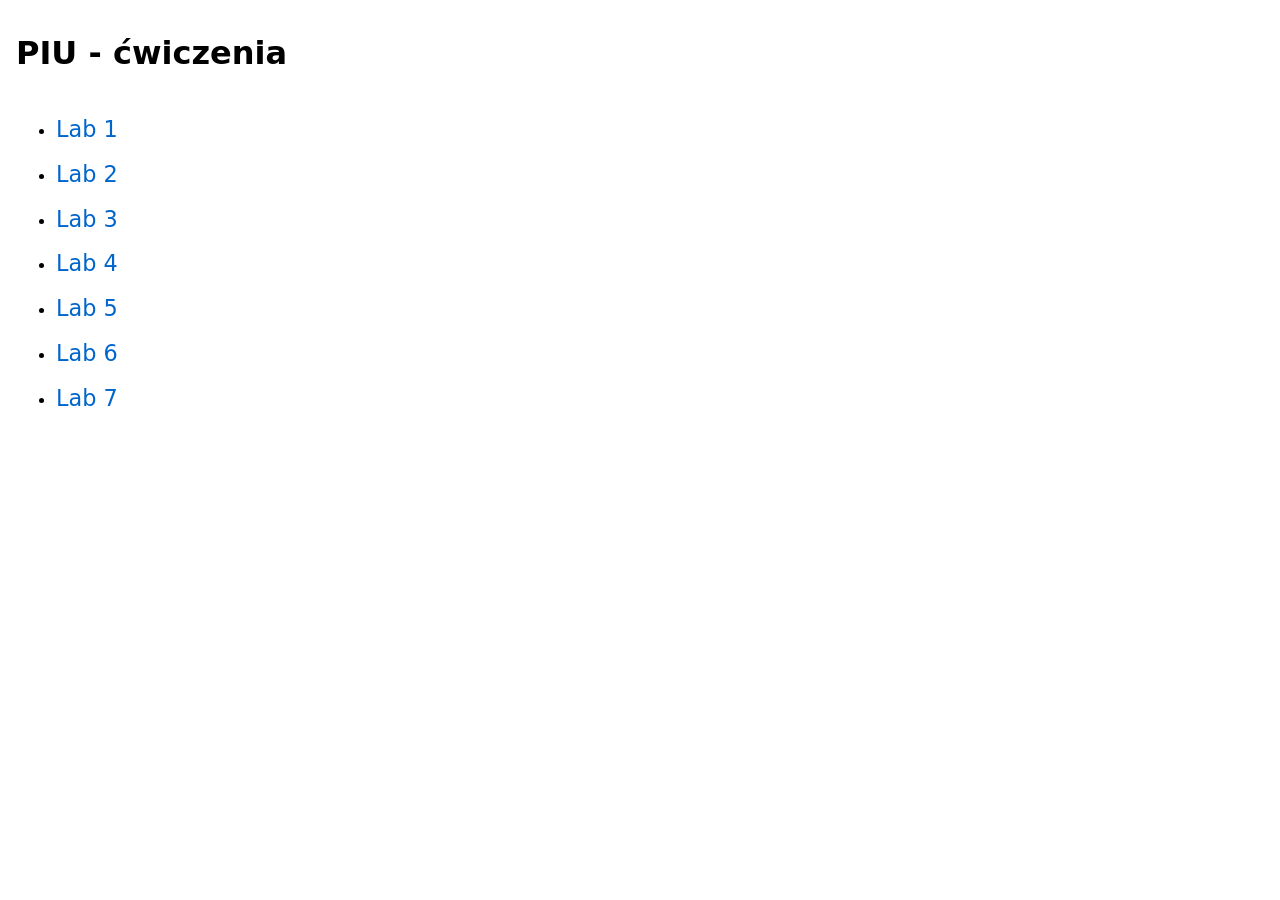
<file: index.html>
<!DOCTYPE html>
<html lang="pl">
  <head>
    <meta charset="UTF-8" />
    <title>PIU Labs</title>
    <link rel="stylesheet" href="main.css" />
  </head>

  <body>
    <h1>PIU - ćwiczenia</h1>
    <ul>
      <li><a href="lab-1/">Lab 1</a></li>
      <li><a href="lab-2/">Lab 2</a></li>
      <li><a href="lab-3/">Lab 3</a></li>
      <li><a href="lab-4/">Lab 4</a></li>
      <li><a href="lab-5/">Lab 5</a></li>
      <li><a href="lab-6/">Lab 6</a></li>
      <li><a href="lab-7/">Lab 7</a></li>
    </ul>
  </body>
</html>
</file>
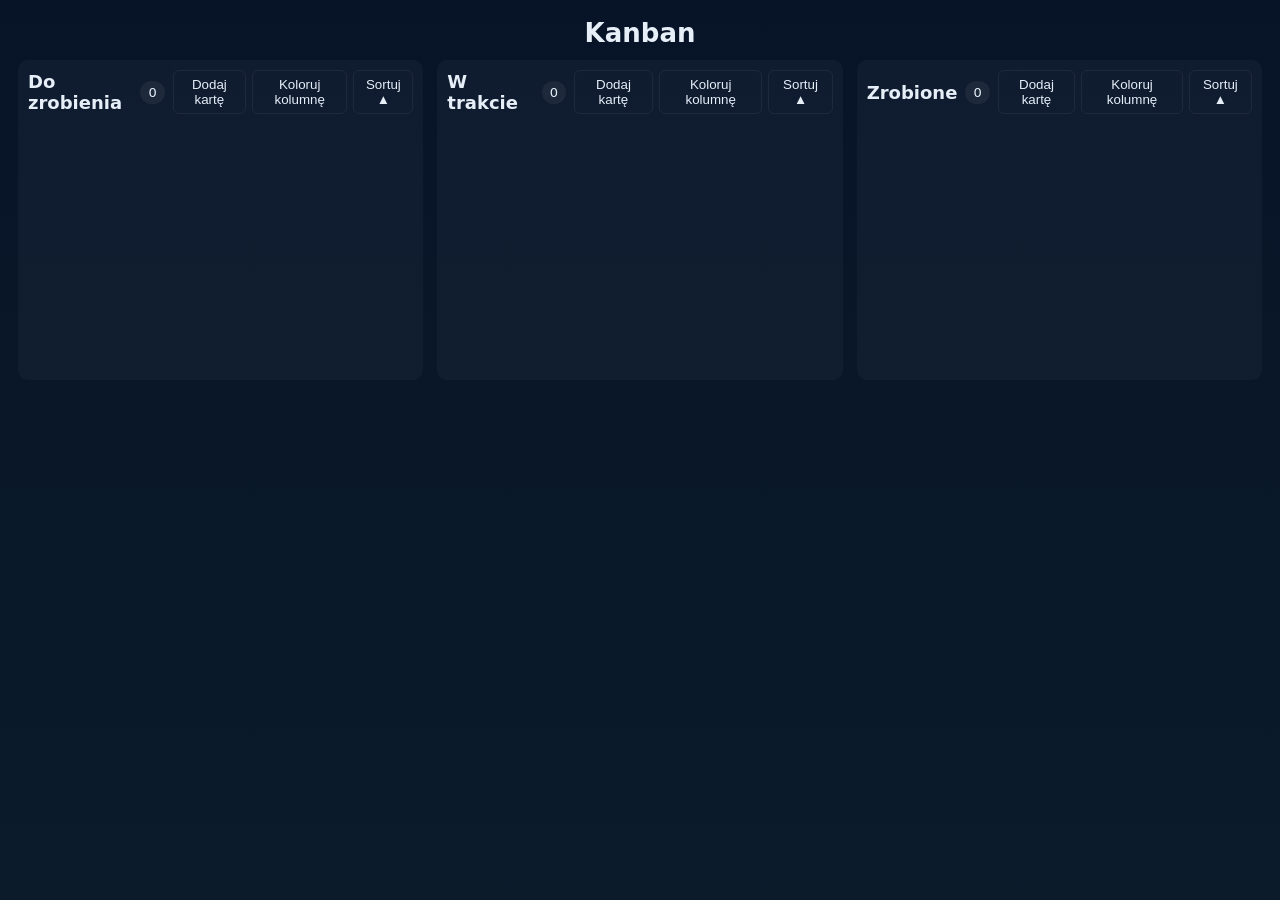
<file: lab-4/index.html>
<!doctype html>
<html lang="pl">

<head>
  <meta charset="utf-8" />
  <meta name="viewport" content="width=device-width,initial-scale=1" />
  <title>Kanban — Prosta Tablica</title>
  <link rel="stylesheet" href="css/style.css" />
</head>

<body>
  <h1>Kanban</h1>
  <div class="board" id="board">
  </div>
  <script>
    const COLUMNS = [
      { id: 'todo', title: 'Do zrobienia' },
      { id: 'doing', title: 'W trakcie' },
      { id: 'done', title: 'Zrobione' }
    ];
    const STORAGE_KEY = 'kanbanData_v1'; //do localstorage
    let state = { columns: {} };

    // utilities
    const uid = () => Date.now().toString(36) + Math.random().toString(36).slice(2, 8); //generuje losowe id dla karty
    const randColor = () => { //kolor karty rgb
      const r = Math.floor(Math.random() * 256);
      const g = Math.floor(Math.random() * 256);
      const b = Math.floor(Math.random() * 256);
      return `rgb(${r}, ${g}, ${b})`;
    };

    // ---------- przechowywanie danych po zamknięciu przeglądarki, LocalStorage ----------
    function loadState() {
      const raw = localStorage.getItem(STORAGE_KEY);
      if (raw) {
        try { state = JSON.parse(raw); }
        catch (e) { console.warn('Błąd parsowania localStorage, resetuję.'); initEmpty(); }
      } else initEmpty();
    }
    function initEmpty() { state = { columns: {} }; COLUMNS.forEach(c => state.columns[c.id] = []); saveState(); }
    function saveState() { localStorage.setItem(STORAGE_KEY, JSON.stringify(state)); updateCounters(); }

    //wyswietlanie 
    const board = document.getElementById('board');
    function renderBoard() {
      board.innerHTML = '';
      COLUMNS.forEach(col => {
        const container = document.createElement('section');
        container.className = 'column';
        container.dataset.col = col.id;


        const header = document.createElement('div'); header.className = 'col-header';
        const titleWrap = document.createElement('div'); titleWrap.className = 'col-title';
        const h = document.createElement('strong'); h.textContent = col.title;
        const count = document.createElement('span'); count.className = 'count'; count.dataset.counter = col.id; count.textContent = 0;
        titleWrap.appendChild(h); titleWrap.appendChild(count);
        header.appendChild(titleWrap);

        const controls = document.createElement('div'); controls.className = 'col-controls';
        const addBtn = document.createElement('button'); addBtn.textContent = 'Dodaj kartę'; addBtn.dataset.action = 'add-card';
        const colorBtn = document.createElement('button'); colorBtn.textContent = 'Koloruj kolumnę'; colorBtn.dataset.action = 'color-column';
        const sortBtn = document.createElement('button'); sortBtn.textContent = 'Sortuj ▲'; sortBtn.dataset.action = 'sort-column'; sortBtn.dataset.order = 'asc';
        controls.appendChild(addBtn); controls.appendChild(colorBtn); controls.appendChild(sortBtn);
        header.appendChild(controls);

        container.appendChild(header);

        const list = document.createElement('div'); list.className = 'list'; list.dataset.list = col.id;
        list.addEventListener('click', onListClick);
        container.appendChild(list);

        const addArea = document.createElement('div'); addArea.className = 'add-input hidden';
        const input = document.createElement('input'); input.className = 'add-title'; input.placeholder = 'Tytuł karty...';
        const save = document.createElement('button'); save.className = 'small primary'; save.textContent = 'Zapisz'; save.dataset.action = 'save-new';
        const cancel = document.createElement('button'); cancel.className = 'small'; cancel.textContent = 'Anuluj'; cancel.dataset.action = 'cancel-new';
        addArea.appendChild(input); addArea.appendChild(save); addArea.appendChild(cancel);
        container.appendChild(addArea);

        controls.addEventListener('click', (e) => {
          const action = e.target.dataset.action;
          if (!action) return;
          if (action === 'add-card') {
            toggleAddArea(container, true);
          } else if (action === 'color-column') {
            colorColumn(col.id);
          } else if (action === 'sort-column') {
            const btn = e.target; const order = btn.dataset.order === 'asc' ? 'desc' : 'asc';
            btn.dataset.order = order; btn.textContent = order === 'asc' ? 'Sortuj ▲' : 'Sortuj ▼';
            sortColumn(col.id, order);
          }
        });

        addArea.addEventListener('click', (e) => {
          const act = e.target.dataset.action;
          if (!act) return;
          if (act === 'save-new') {
            const title = input.value.trim();
            if (title) createCard(col.id, title);
            input.value = ''; toggleAddArea(container, false); saveState(); renderBoard();
          } else if (act === 'cancel-new') {
            input.value = ''; toggleAddArea(container, false);
          }
        });

        board.appendChild(container);
      });

      COLUMNS.forEach(col => {
        const list = document.querySelector(`[data-list='${col.id}']`);
        const cards = state.columns[col.id] || [];
        cards.forEach(card => list.appendChild(createCardEl(card)));
      });
      updateCounters();
    }

    function toggleAddArea(container, show) {
      const area = container.querySelector('.add-input');
      const btn = container.querySelector('button[data-action="add-card"]');
      if (show) { area.classList.remove('hidden'); btn.style.display = 'none'; area.querySelector('input').focus(); }
      else { area.classList.add('hidden'); btn.style.display = 'inline-block'; }
    }


    function createCard(colId, title) {
      const card = { id: uid(), title, color: randColor() };
      state.columns[colId].push(card);
      saveState();
      renderBoard();
    }

    function createCardEl(card) {
      const el = document.createElement('div'); el.className = 'card'; el.style.background = card.color; el.dataset.id = card.id;

      const body = document.createElement('div'); body.className = 'body';
      const title = document.createElement('div'); title.contentEditable = true; title.textContent = card.title; title.title = 'Kliknij aby edytować. Zmiany zapiszą się po opuszczeniu pola.';
      title.addEventListener('blur', () => { updateCardTitle(card.id, title.textContent.trim()); });
      body.appendChild(title);

      const actions = document.createElement('div'); actions.className = 'actions';

      const left = document.createElement('div'); left.className = 'icon'; left.textContent = '←'; left.title = 'Przenieś w lewo'; left.dataset.action = 'move-left';

      const right = document.createElement('div'); right.className = 'icon'; right.textContent = '→'; right.title = 'Przenieś w prawo'; right.dataset.action = 'move-right';

      const colBtn = document.createElement('div'); colBtn.className = 'icon'; colBtn.textContent = '🎨'; colBtn.title = 'Losowy kolor karty'; colBtn.dataset.action = 'color-card';

      const del = document.createElement('div'); del.className = 'icon'; del.textContent = '✕'; del.title = 'Usuń kartę'; del.dataset.action = 'delete-card';

      actions.appendChild(left); actions.appendChild(right); actions.appendChild(colBtn); actions.appendChild(del);

      el.appendChild(body);
      el.appendChild(actions);

      return el;
    }

    function onListClick(e) {
      const actionEl = e.target.closest('[data-action]');
      if (!actionEl) return;
      const action = actionEl.dataset.action;
      const list = e.currentTarget; // .list
      const colId = list.dataset.list;

      const cardEl = e.target.closest('.card');
      const cardId = cardEl ? cardEl.dataset.id : null;
      if (action === 'move-left') moveCard(cardId, colId, -1);
      else if (action === 'move-right') moveCard(cardId, colId, +1);
      else if (action === 'delete-card') deleteCard(cardId, colId);
      else if (action === 'color-card') colorCard(cardId);
    }

    function moveCard(cardId, fromColId, dir) {
      const fromIndex = COLUMNS.findIndex(c => c.id === fromColId);
      const toIndex = fromIndex + dir;
      if (toIndex < 0 || toIndex >= COLUMNS.length) return; // przekroczenie
      const toColId = COLUMNS[toIndex].id;
      const cardIdx = state.columns[fromColId].findIndex(c => c.id === cardId);
      if (cardIdx === -1) return;
      const [card] = state.columns[fromColId].splice(cardIdx, 1);
      state.columns[toColId].push(card);
      saveState(); renderBoard();
    }

    function deleteCard(cardId, fromColId) { //kasowanie karty przycisk x
      const idx = state.columns[fromColId].findIndex(c => c.id === cardId);
      if (idx > -1) { state.columns[fromColId].splice(idx, 1); saveState(); renderBoard(); }
    }

    function colorCard(cardId) { //kolorowanie pojedynczej karty
      for (const col in state.columns) {
        const cidx = state.columns[col].findIndex(c => c.id === cardId);
        if (cidx > -1) { state.columns[col][cidx].color = randColor(); saveState(); renderBoard(); return; }
      }
    }

    function colorColumn(colId) { //kolorowanie calej kolumny
      const arr = state.columns[colId];
      for (let i = 0; i < arr.length; i++) arr[i].color = randColor();
      saveState(); renderBoard();
    }

    function updateCardTitle(cardId, newTitle) {
      if (!newTitle) return;
      for (const col in state.columns) {
        const cidx = state.columns[col].findIndex(c => c.id === cardId);
        if (cidx > -1) { state.columns[col][cidx].title = newTitle; saveState(); return; }
      }
    }

    function sortColumn(colId, order = 'desc') {
      state.columns[colId].sort((a, b) => a.title.localeCompare(b.title, 'pl', { sensitivity: 'base' }) * (order === 'desc' ? 1 : -1));
      saveState(); renderBoard();
    }
    function updateCounters() {
      COLUMNS.forEach(c => {
        const el = document.querySelector(`[data-counter='${c.id}']`);
        if (el) { el.textContent = (state.columns[c.id] || []).length; }
      });
    }

    // ---------- Init ----------
    loadState(); renderBoard();
  </script>
</body>

</html>
</file>
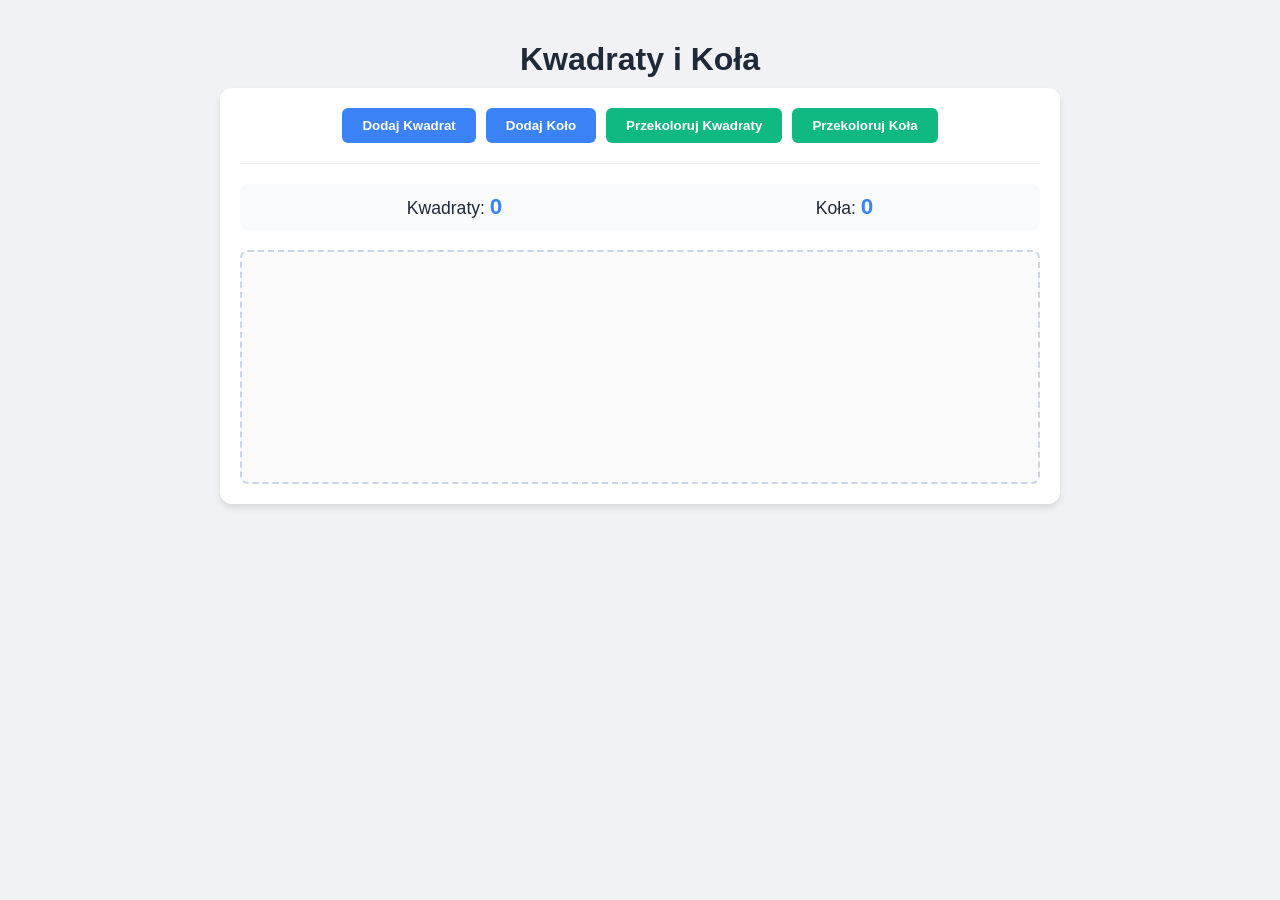
<file: lab-5/index.html>
<!DOCTYPE html>
<html lang="pl">
  <head>
    <meta charset="UTF-8" />
    <title>Lab 5</title>
    <link rel="stylesheet" href="css/style.css" />
  </head>
  <body>
    <h1>Kwadraty i Koła</h1>

    <div class="panel">
      <div class="controls">
        <button id="addSquare">Dodaj Kwadrat</button>
        <button id="addCircle">Dodaj Koło</button>
        <button id="recolorSquares">Przekoloruj Kwadraty</button>
        <button id="recolorCircles">Przekoloruj Koła</button>
      </div>

      <div class="counters">
        <span>Kwadraty: <strong id="cntSquares">0</strong></span>
        <span>Koła: <strong id="cntCircles">0</strong></span>
      </div>

      <div id="board" class="board"></div>
    </div>

    <script type="module" src="./app.js"></script>
  </body>
</html>
</file>
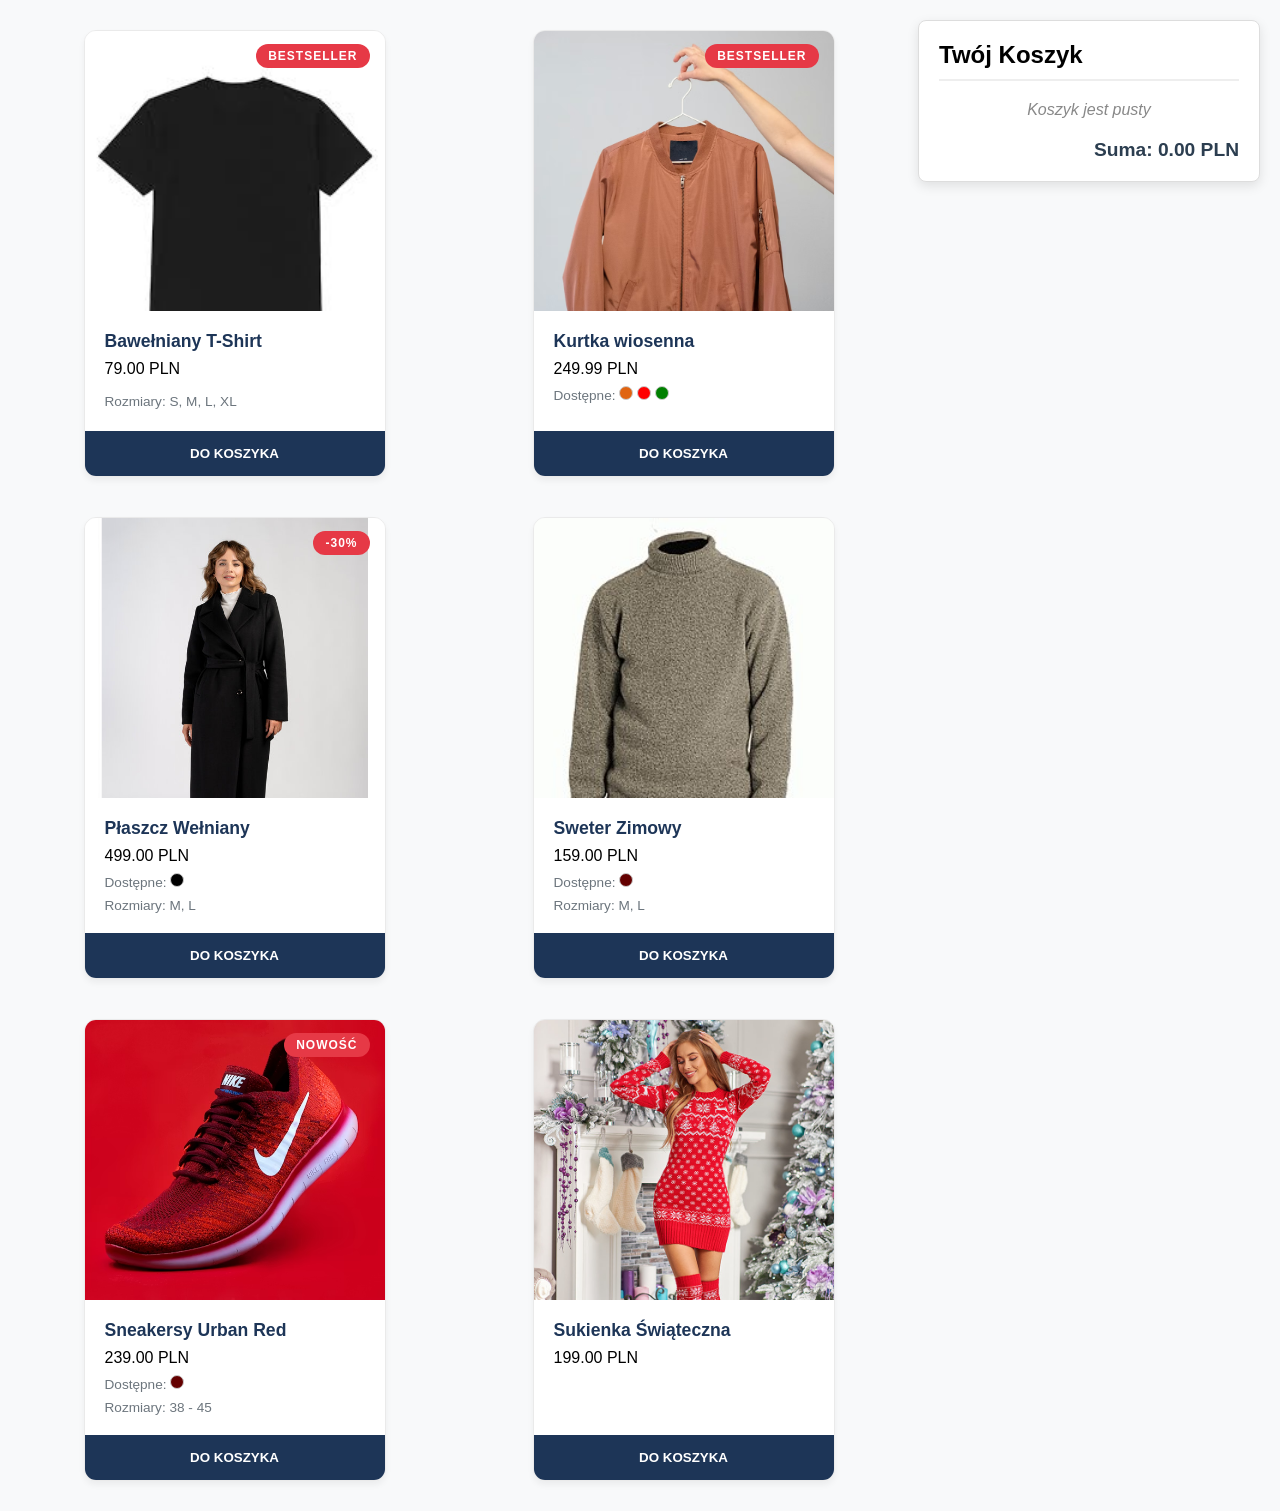
<file: lab-7/index.html>
<!DOCTYPE html>
<html lang="pl">
<head>
    <meta charset="UTF-8">
    <meta name="viewport" content="width=device-width, initial-scale=1.0">
    <title>Lab-7</title>
    <script type="module" src="./app.js"></script>
    <style>
        body {
            font-family: 'Segoe UI', sans-serif;
            background-color: #f8f9fa;
            margin: 0;
            padding: 20px;
            display: flex;
            gap: 20px;
            align-items: flex-start;
        }
        
        product-list {
            flex: 3;
        }

        shopping-cart {
            flex: 1;
            position: sticky;
            top: 20px;
        }

        @media (max-width: 800px) {
            body { flex-direction: column-reverse; }
            shopping-cart { width: 100%; position: static; }
        }
    </style>
</head>
<body>

    <product-list></product-list>

    <shopping-cart></shopping-cart>

</body>
</html>
</file>
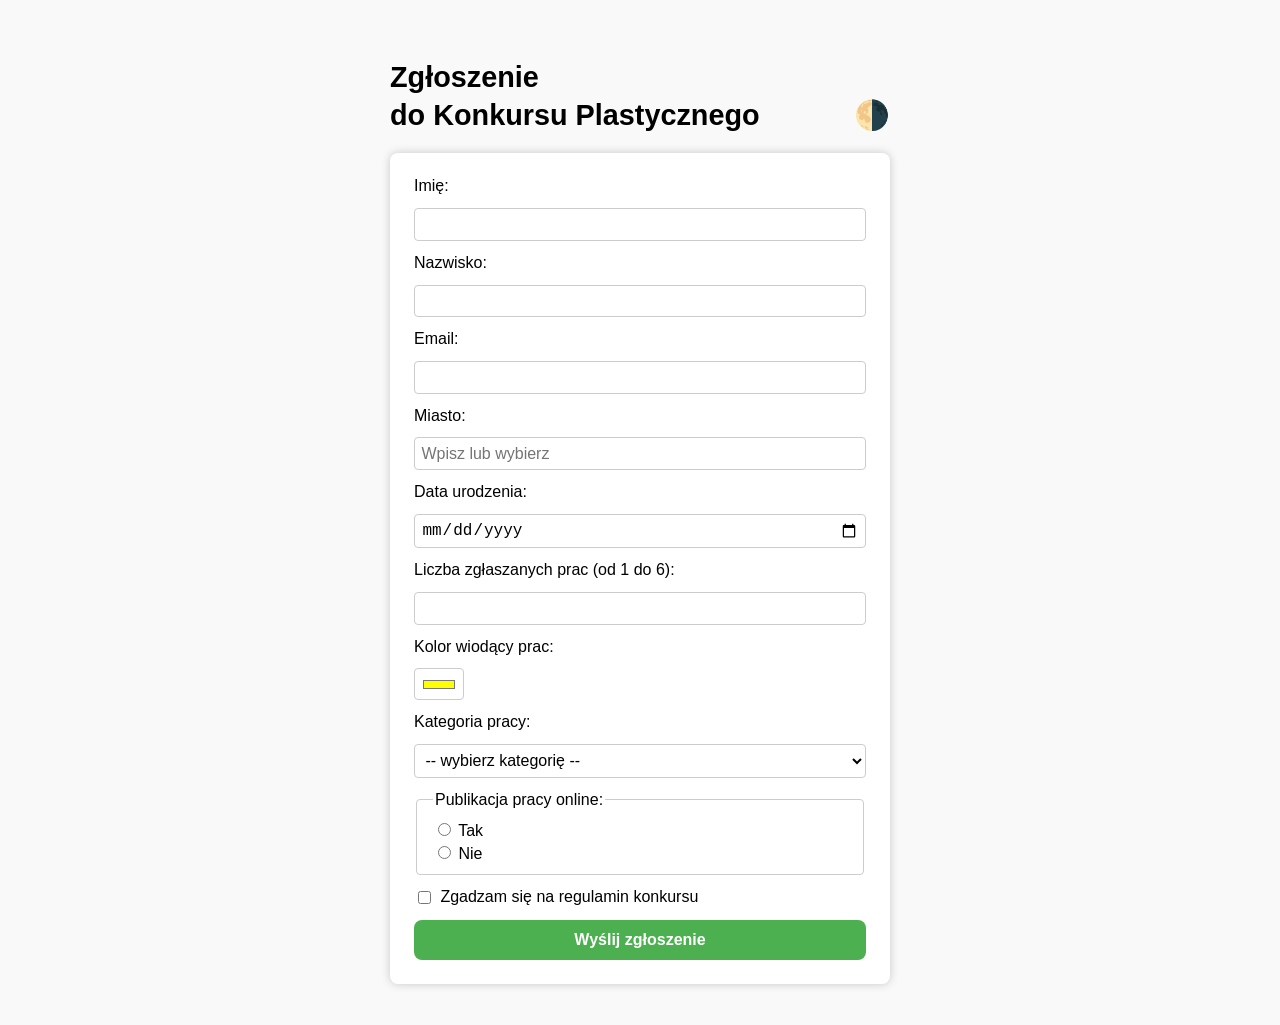
<file: lab-1/konkurs.html>
<!DOCTYPE html>
<html lang="pl">
  <head>
    <meta charset="UTF-8" />
    <meta name="viewport" content="width=device-width, initial-scale=1.0" />
    <title>Zgłoszenie do Konkursu Plastycznego</title>
    <link rel="stylesheet" href="css/konkurs.css" />
  </head>
  <body>
    <input type="checkbox" id="theme-toggle" hidden>
    <main>
      <h1>
        Zgłoszenie <br />
        do Konkursu Plastycznego
        <label for="theme-toggle" class="moon" title="Wybór kategorii">🌗</label>
      </h1>

      <form action="https://httpbin.org/get" method="get">
        <label for="imie">Imię:</label>
        <input type="text" id="imie" name="imie" maxlength="30" required />

        <label for="nazwisko">Nazwisko:</label>
        <input
          type="text"
          id="nazwisko"
          name="nazwisko"
          maxlength="50"
          required
        />

        <label for="email">Email:</label>
        <input type="email" id="email" name="email" required />
        <!-- walidacja przez type="email"-->

        <label for="miasto">Miasto:</label>
        <input
          list="miasta"
          id="miasto"
          name="miasto"
          placeholder="Wpisz lub wybierz"
          required
        />
        <datalist id="miasta">
          <option value="Warszawa"></option>
          <option value="Kraków"></option>
          <option value="Gdańsk"></option>
          <option value="Poznań"></option>
          <option value="Wrocław"></option>
        </datalist>

        <label for="data">Data urodzenia:</label>
        <input type="date" id="data" name="data" required />

        <label for="liczba">Liczba zgłaszanych prac (od 1 do 6):</label>
        <input
          type="number"
          id="liczba"
          name="liczba"
          min="1"
          max="6"
          required
        />

        <label for="kolor">Kolor wiodący prac:</label>
        <input type="color" id="kolor" name="kolor" value="#ffff00" required />

        <label for="kategoria">Kategoria pracy:</label>
        <select id="kategoria" name="kategoria" required>
          <option value="">-- wybierz kategorię --</option>
          <option value="rysunek">Rysunek</option>
          <option value="malarstwo">Malarstwo</option>
          <option value="grafika_cyfrowa">Grafika cyfrowa</option>
        </select>

        <fieldset>
          <legend>Publikacja pracy online:</legend>
          <label
            ><input type="radio" name="publikacja" value="tak" required />
            Tak</label
          >
          <label
            ><input type="radio" name="publikacja" value="nie" required />
            Nie</label
          >
        </fieldset>

        <label class="zgoda">
          <input type="checkbox" name="zgoda" required /> Zgadzam się na
          regulamin konkursu
        </label>

        <button type="submit" class="submit-btn">Wyślij zgłoszenie</button>
      </form>
    </main>
  </body>
</html>
</file>
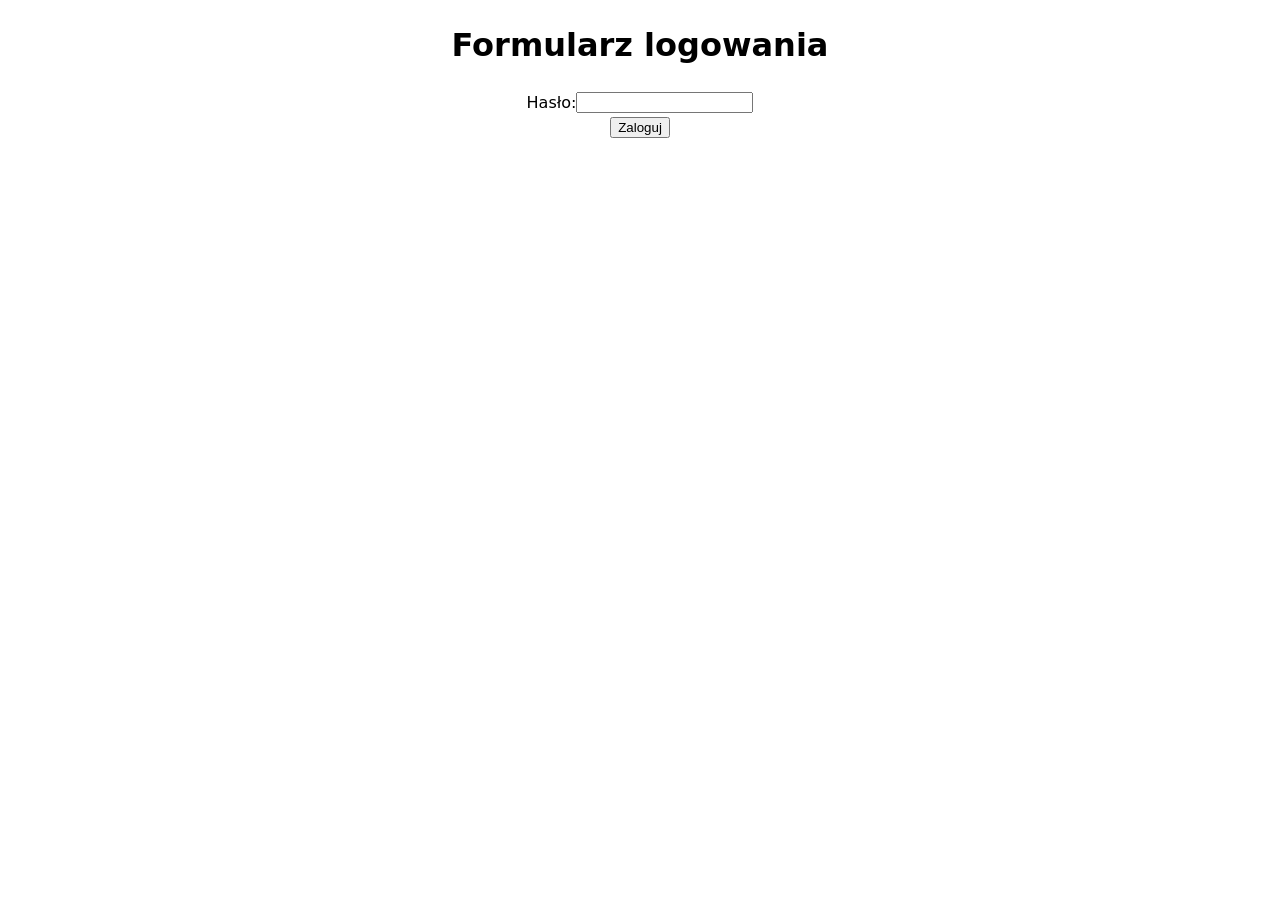
<file: lab-1/login.html>
<!DOCTYPE html>
<html lang="pl">
  <head>
    <meta charset="UTF-8" />
    <title>Login</title>
    <link rel="stylesheet" href="css/style.css" />
  </head>
  <body>
    <h1>Formularz logowania</h1>

    <form action="https://eu.httpbin.org/post" method="post"> <!-- eu. bo zwykłe wyrzuca 503 service unavailable -->
      <div class="haslo">
        <label>Hasło:</label>
        <input type="password" />
      </div>
      <button type="submit">Zaloguj</button>
    </form>
  </body>

  <!-- <a href="..">Powrót</a> -->
</html>
</file>
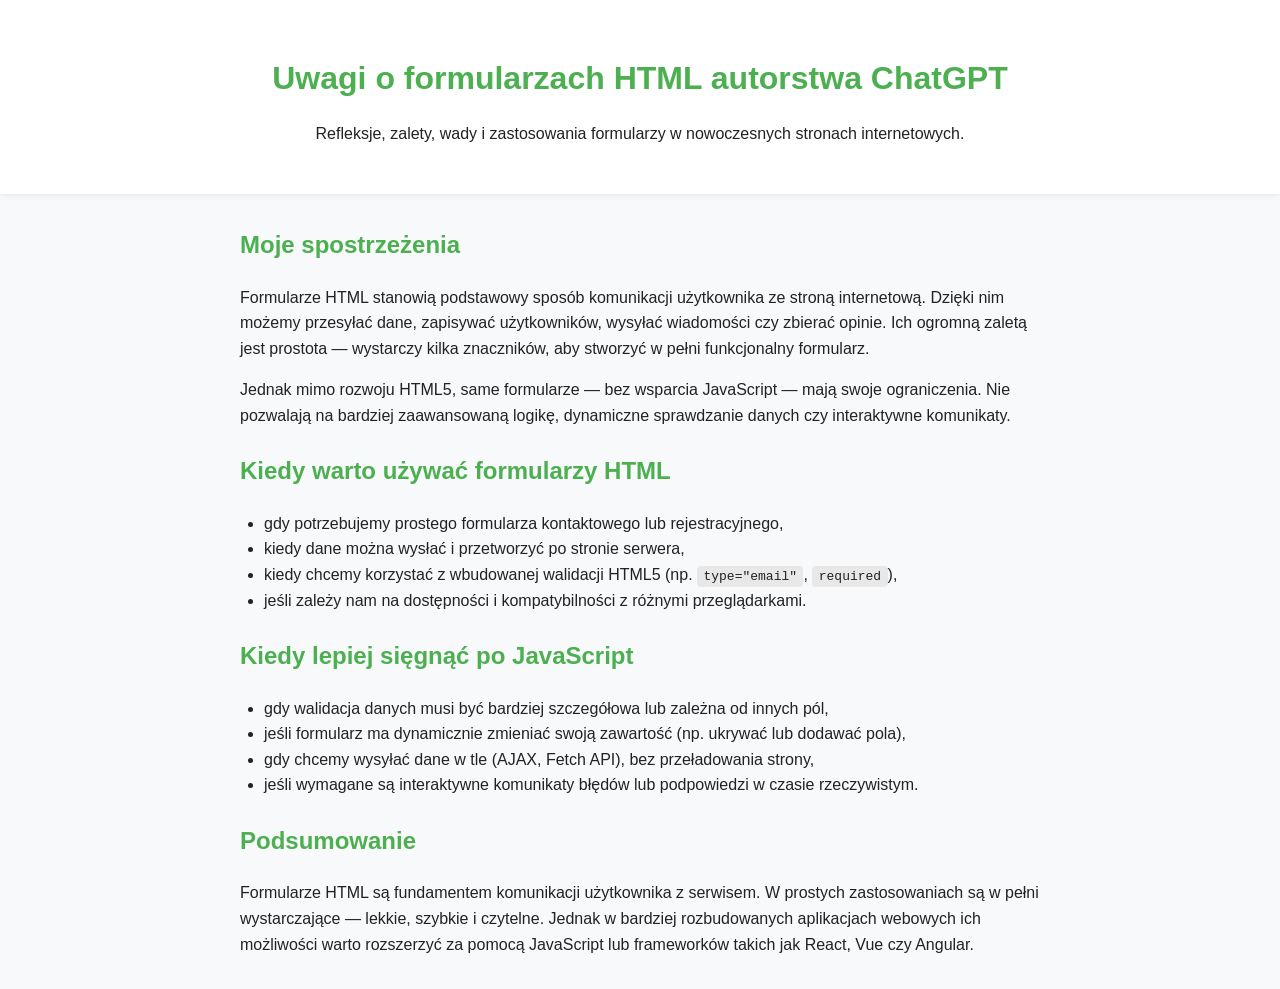
<file: lab-1/uwagi.html>
<!DOCTYPE html>
<html lang="pl">
  <head>
    <meta charset="UTF-8" />
    <meta name="viewport" content="width=device-width, initial-scale=1.0" />
    <title>Uwagi o formularzach HTML</title>
    <link rel="stylesheet" href="css/main.css" />
  </head>
  <body>
    <header>
      <h1>Uwagi o formularzach HTML autorstwa ChatGPT</h1>
      <p>
        Refleksje, zalety, wady i zastosowania formularzy w nowoczesnych
        stronach internetowych.
      </p>
    </header>

    <main>
      <article>
        <section>
          <h2>Moje spostrzeżenia</h2>
          <p>
            Formularze HTML stanowią podstawowy sposób komunikacji użytkownika
            ze stroną internetową. Dzięki nim możemy przesyłać dane, zapisywać
            użytkowników, wysyłać wiadomości czy zbierać opinie. Ich ogromną
            zaletą jest prostota — wystarczy kilka znaczników, aby stworzyć w
            pełni funkcjonalny formularz.
          </p>
          <p>
            Jednak mimo rozwoju HTML5, same formularze — bez wsparcia JavaScript
            — mają swoje ograniczenia. Nie pozwalają na bardziej zaawansowaną
            logikę, dynamiczne sprawdzanie danych czy interaktywne komunikaty.
          </p>
        </section>

        <section>
          <h2>Kiedy warto używać formularzy HTML</h2>
          <ul>
            <li>
              gdy potrzebujemy prostego formularza kontaktowego lub
              rejestracyjnego,
            </li>
            <li>kiedy dane można wysłać i przetworzyć po stronie serwera,</li>
            <li>
              kiedy chcemy korzystać z wbudowanej walidacji HTML5 (np.
              <code>type="email"</code>, <code>required</code>),
            </li>
            <li>
              jeśli zależy nam na dostępności i kompatybilności z różnymi
              przeglądarkami.
            </li>
          </ul>
        </section>

        <section>
          <h2>Kiedy lepiej sięgnąć po JavaScript</h2>
          <ul>
            <li>
              gdy walidacja danych musi być bardziej szczegółowa lub zależna od
              innych pól,
            </li>
            <li>
              jeśli formularz ma dynamicznie zmieniać swoją zawartość (np.
              ukrywać lub dodawać pola),
            </li>
            <li>
              gdy chcemy wysyłać dane w tle (AJAX, Fetch API), bez przeładowania
              strony,
            </li>
            <li>
              jeśli wymagane są interaktywne komunikaty błędów lub podpowiedzi w
              czasie rzeczywistym.
            </li>
          </ul>
        </section>

        <section>
          <h2>Podsumowanie</h2>
          <p>
            Formularze HTML są fundamentem komunikacji użytkownika z serwisem. W
            prostych zastosowaniach są w pełni wystarczające — lekkie, szybkie i
            czytelne. Jednak w bardziej rozbudowanych aplikacjach webowych ich
            możliwości warto rozszerzyć za pomocą JavaScript lub frameworków
            takich jak React, Vue czy Angular.
          </p>
        </section>
      </article>
    </main>
  </body>
</html>
</file>
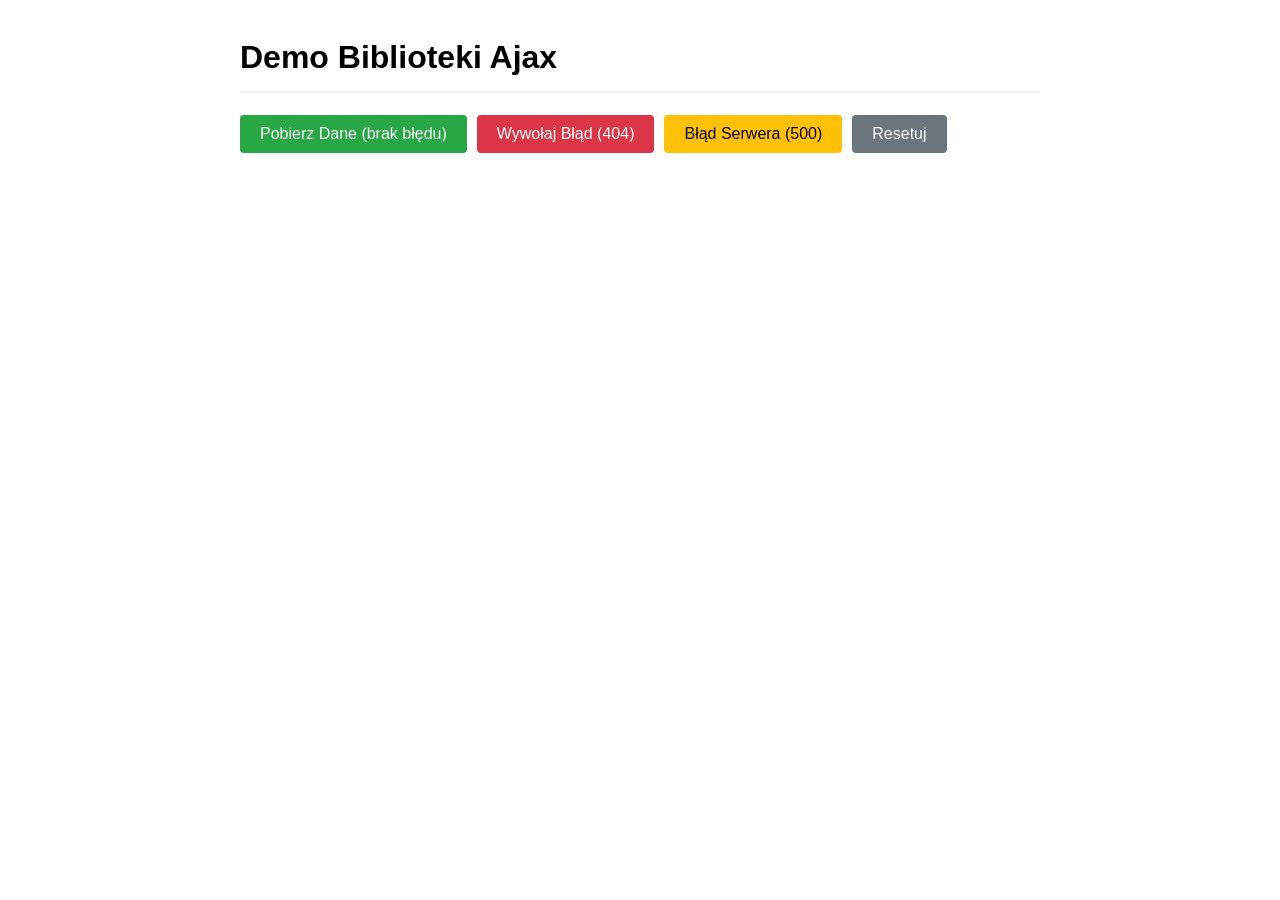
<file: lab-6/page.html>
<!DOCTYPE html>
<html lang="pl">
  <head>
    <meta charset="UTF-8" />
    <title>Lab 6</title>
     <style>
        body { font-family: sans-serif; max-width: 800px; margin: 2rem auto; padding: 0 1rem; line-height: 1.6; }
        h1 { border-bottom: 2px solid #eee; padding-bottom: 0.5rem; }
        
        /* Przyciski */
        .controls { margin-bottom: 20px; display: flex; gap: 10px; }
        button { padding: 10px 20px; cursor: pointer; font-size: 1rem; border: none; border-radius: 4px; color: white; transition: background 0.2s; }
        #btn-load { background-color: #28a745; }
        #btn-load:hover { background-color: #218838; }
        #btn-error { background-color: #dc3545; }
        #btn-error:hover { background-color: #c82333; }
        #btn-server-error { background-color: #ffc107; color: #000; }
        #btn-server-error:hover { background-color: #e0a800; }
        #btn-reset { background-color: #6c757d; }
        #btn-reset:hover { background-color: #5a6268; }
        button:disabled { opacity: 0.6; cursor: not-allowed; }

        /* Loader */
        .loader { border: 4px solid #f3f3f3; border-top: 4px solid #3498db; border-radius: 50%; width: 30px; height: 30px; animation: spin 1s linear infinite; display: none; margin: 20px auto; }
        @keyframes spin { 0% { transform: rotate(0deg); } 100% { transform: rotate(360deg); } }
        .loader.active { display: block; }

        /* Obszar błędów */
        #error-msg { background-color: #f8d7da; color: #721c24; padding: 15px; border-radius: 4px; border: 1px solid #f5c6cb; margin-bottom: 20px; display: none; }
        
        /* Lista wyników */
        #results-list { list-style: none; padding: 0; }
        .post-item { background: #f8f9fa; border: 1px solid #ddd; padding: 15px; margin-bottom: 10px; border-radius: 4px; box-shadow: 0 2px 4px rgba(0,0,0,0.05); }
        .post-item h3 { margin: 0 0 10px 0; color: #333; font-size: 1.1rem; }
        .post-item p { margin: 0; color: #666; font-size: 0.9rem; }
    </style>
  </head>
  <body>
    <h1>Demo Biblioteki Ajax</h1>

    <div class="controls">
        <button id="btn-load">Pobierz Dane (brak błędu)</button>
        <button id="btn-error">Wywołaj Błąd (404)</button>
        <button id="btn-server-error">Błąd Serwera (500)</button>
        <button id="btn-reset">Resetuj</button>
    </div>

    <div id="loader" class="loader"></div>

    <div id="error-msg"></div>

    <ul id="results-list"></ul>

    <script type="module" src="./app.js"></script>
  </body>
</html>
</file>
<file: main.css>
/* Minimalny reset  */
html {
  font-size: 16px; /* bazowy rozmiar czcionki */
  font-family: system-ui, sans-serif; /* font systemowy */
  line-height: 2; /* lepsza czytelność */
}

body {
  margin: 1rem;
  padding: 0;
}

a {
  color: #0066cc; /* niebieski kolor linków */
  text-decoration: none; /* bez podkreślenia */
  font-size: 1.4rem;
}
a:hover {
  text-decoration: underline; /* podkreślenie przy najechaniu */
}
</file>
<file: lab-4/css/style.css>
:root {
      --bg: #0f1724;
      --panel: #0b1220;
      --accent: #3b82f6;
      --text: #e6eef8
    }

    * {
      box-sizing: border-box
    }

    body {
      margin: 0;
      background: linear-gradient(180deg, #071428 0%, #0b1b2a 100%);
      color: var(--text);
      font-family: Inter, system-ui, Arial;
      min-height: 100vh;
      padding: 18px
    }

    h1 {
      margin: 0 0 12px;
      font-size: 26px;
      text-align: center
    }

    .board {
      display: grid;
      grid-template-columns: repeat(3, 1fr);
      gap: 14px
    }

    .column {
      background: rgba(255, 255, 255, 0.03);
      border-radius: 10px;
      padding: 10px;
      min-height: 320px;
      display: flex;
      flex-direction: column
    }

    .col-header {
      display: flex;
      align-items: center;
      gap: 8px;
      justify-content: space-between
    }

    .col-title {
      font-size: 18px;
      display: flex;
      align-items: center;
      gap: 8px
    }

    .col-title .count {
      background: rgba(255, 255, 255, 0.06);
      padding: 4px 8px;
      border-radius: 999px;
      font-size: 13px
    }

    .col-controls {
      display: flex;
      gap: 6px
    }

    button {
      background: transparent;
      border: 1px solid rgba(255, 255, 255, 0.06);
      color: var(--text);
      padding: 6px 8px;
      border-radius: 6px;
      cursor: pointer
    }

    button.primary {
      background: var(--accent);
      border-color: transparent;
      color: white
    }

    .list {
      margin-top: 10px;
      display: flex;
      flex-direction: column;
      gap: 10px;
      min-height: 180px;
      overflow: auto;
      padding: 6px
    }

    .card {
      padding: 10px;
      border-radius: 8px;
      color: #08121c;
      display: flex;
      align-items: flex-start;
      gap: 8px;
      box-shadow: 0 6px 14px rgba(2, 6, 23, 0.5);
      position: relative
    }

    .card .body {
      flex: 1;
      min-height: 28px
    }

    .card [contenteditable] {
      outline: none
    }

    .card .meta {
      display: flex;
      flex-direction: column;
      gap: 6px
    }

    .card .actions {
      display: flex;
      gap: 6px
    }

    .icon {
      width: 28px;
      height: 28px;
      display: inline-grid;
      place-items: center;
      border-radius: 6px;
      background: rgba(0, 0, 0, 0.12);
      cursor: pointer
    }

    .small {
      font-size: 13px;
      padding: 4px 6px
    }

    .add-input {
      margin-top: 8px;
      display: flex;
      gap: 8px
    }

    input.add-title {
      flex: 1;
      padding: 8px;
      border-radius: 6px;
      border: 1px solid rgba(255, 255, 255, 0.06);
      background: transparent;
      color: var(--text)
    }

    .hidden {
      display: none
    }

    .controls-row {
      display: flex;
      gap: 6px;
      align-items: center
    }

    .sort-btn {
      font-weight: 600
    }

    /* responsive */
    @media (max-width:900px) {
      .board {
        grid-template-columns: 1fr;
      }
    }
</file>
<file: lab-5/css/style.css>
:root {
      --bg-color: #f0f2f5;
      --panel-bg: #ffffff;
      --primary: #3b82f6;
      --danger: #ef4444;
      --text: #1f2937;
    }

    body {
      font-family: 'Segoe UI', Tahoma, Geneva, Verdana, sans-serif;
      background-color: var(--bg-color);
      color: var(--text);
      display: flex;
      flex-direction: column;
      align-items: center;
      padding: 20px;
      margin: 0;
    }

    h1 { margin-bottom: 10px; }
    
    .panel {
      background: var(--panel-bg);
      padding: 20px;
      border-radius: 12px;
      box-shadow: 0 4px 6px rgba(0,0,0,0.1);
      text-align: center;
      width: 100%;
      max-width: 800px;
    }

    .controls {
      display: flex;
      flex-wrap: wrap;
      gap: 10px;
      justify-content: center;
      margin-bottom: 20px;
      padding-bottom: 20px;
      border-bottom: 1px solid #eee;
    }

    button {
      padding: 10px 20px;
      border: none;
      border-radius: 6px;
      cursor: pointer;
      font-weight: 600;
      transition: opacity 0.2s, transform 0.1s;
      background-color: var(--primary);
      color: white;
    }

    button:hover { opacity: 0.9; }
    button:active { transform: scale(0.98); }

    /* Grupowanie przycisków kolorami dla lepszego UX */
    #recolorSquares, #recolorCircles { background-color: #10b981; }

    .counters {
      display: flex;
      justify-content: space-around;
      font-size: 1.1rem;
      margin-bottom: 20px;
      background: #f8fafc;
      padding: 10px;
      border-radius: 8px;
    }

    .counters strong { color: var(--primary); font-size: 1.4rem; }

    .board {
      display: flex;
      flex-wrap: wrap;
      gap: 15px;
      min-height: 200px;
      padding: 15px;
      border: 2px dashed #cbd5e1;
      border-radius: 8px;
      background-color: #fafafa;
      align-content: flex-start;
    }

    .shape {
      width: 60px;
      height: 60px;
      box-shadow: 0 4px 6px rgba(0,0,0,0.15);
      cursor: pointer;
      transition: transform 0.2s ease-in-out;
      position: relative;
    }

    .shape:hover { transform: scale(1.1) rotate(5deg); }
    
    /* Kształty */
    .square { border-radius: 8px; }
    .circle { border-radius: 50%; }

    /* Animacja wejścia */
    @keyframes popIn {
      from { transform: scale(0); opacity: 0; }
      to { transform: scale(1); opacity: 1; }
    }
    .shape { animation: popIn 0.3s cubic-bezier(0.175, 0.885, 0.32, 1.275); }
</file>
<file: lab-1/css/konkurs.css>
:root {
  color-scheme: light dark;
  --bg-color: #f9f9f9;
  --form-bg: #ffffff;
  --text-color: #000000;
  --input-bg: #ffffff;
  --input-border: #ccc;
  --shadow: 0 0 10px rgba(0, 0, 0, 0.2);
}

body {
  background-color: var(--bg-color);
  font-family: Arial, sans-serif;
  display: flex;
  justify-content: center;
  padding: 2rem;
  color: var(--text-color);
  font-size: 16px;
  transition: background-color 0.3s, color 0.3s;
}

main {
  max-width: 500px;
  width: 100%;
}

h1 {
  font-size: 1.8rem;
  font-weight: bold;
  line-height: 1.3;
}

.moon {
  cursor: pointer;
  float: right;
  font-size: 1.8rem;
  user-select: none;
}

form {
  background-color: var(--form-bg);
  padding: 1.5rem;
  border-radius: 8px;
  box-shadow: var(--shadow);
  display: flex;
  flex-direction: column;
  gap: 0.8rem;
  margin-top: 1rem;
  transition: background-color 0.3s, color 0.3s;
}

label {
  font-weight: 500;
}

input,
select,
button {
  font-size: 16px;
  padding: 0.4rem;
  border: 1px solid var(--input-border);
  border-radius: 4px;
  background-color: var(--input-bg);
  color: var(--text-color);
}

input[type="color"] {
  height: 2rem;
  cursor: pointer;
}

fieldset {
  border: 1px solid var(--input-border);
  border-radius: 4px;
  padding: 0.5rem 1rem;
}

fieldset label {
  display: block;
  margin: 0.2rem 0;
  cursor: pointer;
}

.zgoda {
  display: flex;
  align-items: center;
  gap: 0.4rem;
  cursor: pointer;
}

.submit-btn {
  background-color: #4CAF50;
  color: white;
  font-weight: bold;
  border: none;
  padding: 0.7rem;
  border-radius: 8px;
  cursor: pointer;
  font-size: 16px;
  transition: background-color 0.2s ease;
}

.submit-btn:hover {
  background-color: #45a049;
}

/* kursory */
input[type="radio"],
input[type="checkbox"],
input[type="color"],
select,
label,
.moon,
.submit-btn {
  cursor: pointer;
}

/* dark mode */
#theme-toggle:checked ~ main {
  --bg-color: #000000;
  --form-bg: #1a1a1a;
  --text-color: #ffffff;
  --input-bg: #2a2a2a;
  --input-border: #444;
  --shadow: 0 0 10px rgba(255, 255, 255, 0.1);
}
/* biały kolor label i legend po przelaczeniu na dark mode */
#theme-toggle:checked ~ main label,
#theme-toggle:checked ~ main legend {
  color: #ffffff;
}
</file>
<file: lab-1/css/style.css>
/* Minimalny reset  */
html {
  font-size: 16px; /* bazowy rozmiar czcionki */
  font-family: system-ui, sans-serif; /* font systemowy */
  line-height: 1.5; /* lepsza czytelność */
}
body {
  margin: 1rem;
  padding: 0;
  text-align: center;
}

a {
  color: #0066cc; /* niebieski kolor linków */
  text-decoration: none; /* bez podkreślenia */
  font-size: 1.4rem;
}
a:hover {
  text-decoration: underline; /* podkreślenie przy najechaniu */
}
.haslo {
  display: flex; justify-content: center; align-items: center;
}
</file>
<file: lab-1/css/main.css>
:root {
  color-scheme: light dark;
  --bg-color: #f8f9fa;
  --text-color: #222;
  --accent-color: #4CAF50;
  --header-bg: #ffffff;
  --footer-bg: #f1f1f1;
  --shadow: 0 0 8px rgba(0, 0, 0, 0.1);
}

body {
  margin: 0;
  padding: 0;
  font-family: "Segoe UI", Arial, sans-serif;
  background-color: var(--bg-color);
  color: var(--text-color);
  line-height: 1.6;
}

header {
  background-color: var(--header-bg);
  padding: 2rem 1rem;
  box-shadow: var(--shadow);
  text-align: center;
}

header h1 {
  margin-bottom: 0.5rem;
  color: var(--accent-color);
}

main {
  max-width: 800px;
  margin: 2rem auto;
  padding: 0 1.5rem;
}

h2 {
  color: var(--accent-color);
  margin-top: 1.5rem;
}

ul {
  padding-left: 1.5rem;
}

code {
  background-color: #e8e8e8;
  padding: 0.2rem 0.4rem;
  border-radius: 4px;
}
</file>
